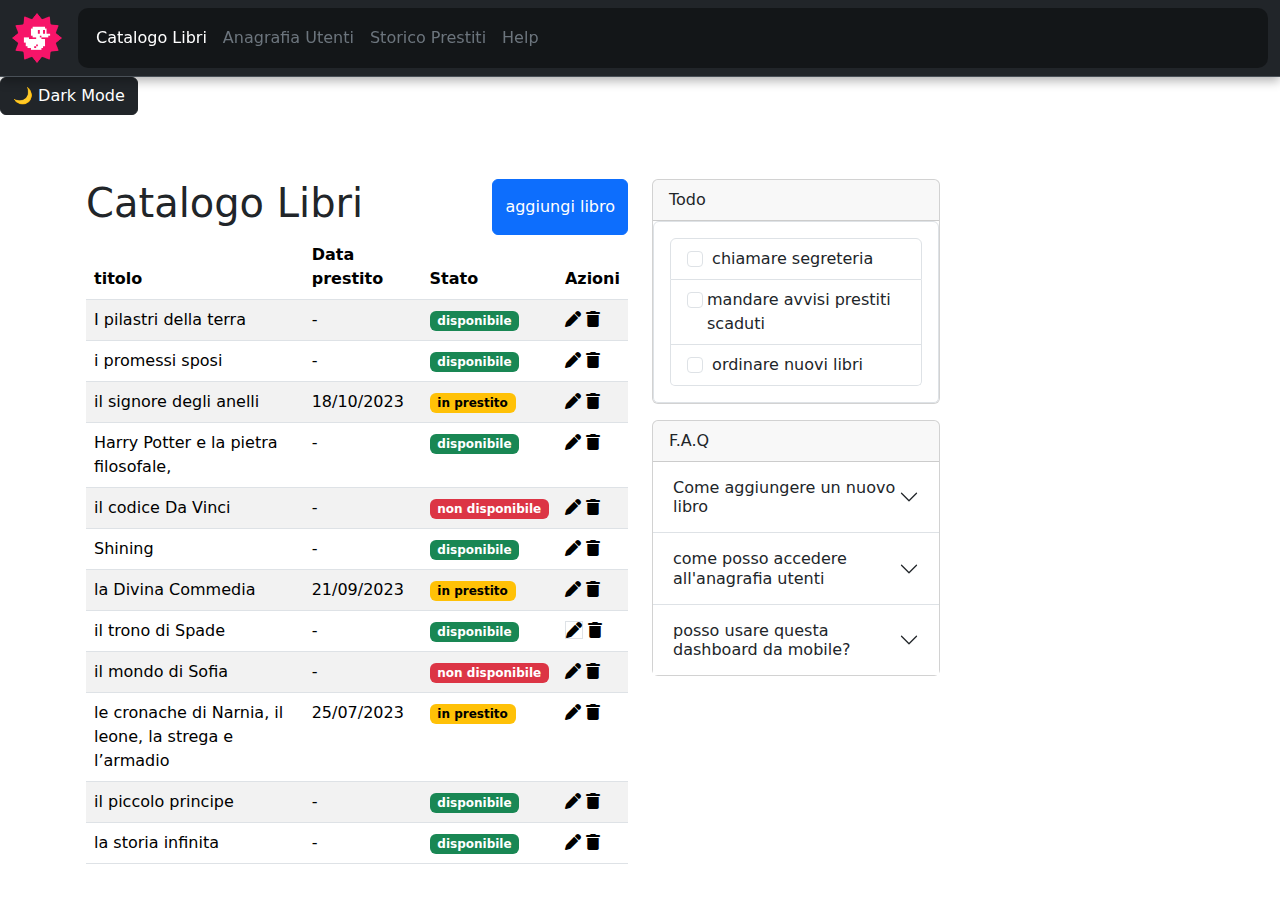
<file: index.html>
<!doctype html>
<html lang="en">

<head>
    <meta charset="utf-8">
    <meta name="viewport" content="width=device-width, initial-scale=1">
    <title> catalogo biblioteca - Bootstrap </title>
    <link rel="stylesheet" href="https://cdnjs.cloudflare.com/ajax/libs/font-awesome/6.7.2/css/all.min.css"
        integrity="sha512-Evv84Mr4kqVGRNSgIGL/F/aIDqQb7xQ2vcrdIwxfjThSH8CSR7PBEakCr51Ck+w+/U6swU2Im1vVX0SVk9ABhg=="
        crossorigin="anonymous" referrerpolicy="no-referrer" />
    <link href="https://cdn.jsdelivr.net/npm/bootstrap@5.3.3/dist/css/bootstrap.min.css" rel="stylesheet"
        integrity="sha384-QWTKZyjpPEjISv5WaRU9OFeRpok6YctnYmDr5pNlyT2bRjXh0JMhjY6hW+ALEwIH" crossorigin="anonymous">
    <link rel="stylesheet" href="style.css">
</head>

<body>

    <header>

        <nav class="navbar navbar-expand-lg bg-dark border-bottom border-body" data-bs-theme="dark">
            <div class="container-fluid">
                <a class="navbar-brand d-inline-block align-text-top" href="index.html"><img src="img/duck.png"
                        class="logo-navbar" alt="Logo" width="50" height="50"></a>

                <button class="navbar-toggler" type="button" data-bs-toggle="collapse" data-bs-target="#navbarNav"
                    aria-controls="navbarNav" aria-expanded="false" aria-label="Toggle navigation">
                    <span class="navbar-toggler-icon"></span>
                </button>

                <div class="collapse navbar-collapse" id="navbarNav">
                    <ul class="navbar-nav me-auto mb-2 mb-lg-0">
                        <li class="nav-item ">
                            <a class="nav-link active text-white" aria-current="page" href="#">Catalogo Libri</a>
                        </li>
                        <li class="nav-item">
                            <a class="nav-link text-secondary" href="#">Anagrafia Utenti</a>
                        </li>
                        <li class="nav-item">
                            <a class="nav-link text-secondary" href="#">Storico Prestiti</a>
                        </li>
                        <li class="nav-item">
                            <a class="nav-link text-secondary">Help</a>
                        </li>
                    </ul>

                </div>
            </div>
        </nav>

        <button id="theme-toggle" class="btn btn-dark">🌙 Dark Mode</button>



    </header>

    <main>

        <div class="container p-3">
            <!-- Content here -->

            <div class="row">

                <div class="col-12 col-lg-6">

                    <div class="d-flex justify-content-between mt-5">
                        <h1>Catalogo Libri</h1>

                        <a class="btn btn-primary d-flex align-items-center" href="add-new-book.html"
                            role="button">aggiungi libro
                        </a>



                    </div>

                    <table class="table table-striped">
                        <thead>
                            <tr>
                                <th scope="col">titolo</th>
                                <th class="d-none d-md-table-cell" scope="col">Data prestito</th>
                                <th scope="col">Stato</th>
                                <th scope="col">Azioni</th>
                            </tr>
                        </thead>
                        <tbody>
                            <tr>
                                <td>I pilastri della terra</td>
                                <td class="d-none d-md-table-cell"> - </td>
                                <td><span class="badge text-bg-success">disponibile</span></td>
                                <td><i class="fa-solid fa-pen"></i>
                                    <i class="fa-solid fa-trash">
                                </td>

                            </tr>
                            <td> i promessi sposi </td>
                            <td class="d-none d-md-table-cell"> - </td>
                            <td><span class="badge text-bg-success">disponibile</span></td>
                            <td><i class="fa-solid fa-pen"></i>
                                <i class="fa-solid fa-trash">
                            </td>
                            </tr>
                            <tr>
                                <td> il signore degli anelli </td>
                                <td class="d-none d-md-table-cell">18/10/2023</td>
                                <td><span class="badge text-bg-warning">in prestito</span></td>
                                <td><i class="fa-solid fa-pen"></i>
                                    <i class="fa-solid fa-trash">
                                </td>
                            </tr>

                            <tr>
                                <td> Harry Potter e la pietra filosofale, </td>
                                <td class="d-none d-md-table-cell">-</td>
                                <td><span class="badge text-bg-success">disponibile</span></td>
                                <td><i class="fa-solid fa-pen"></i>
                                    <i class="fa-solid fa-trash">
                                </td>
                            </tr>

                            <tr>
                                <td> il codice Da Vinci </td>
                                <td class="d-none d-md-table-cell"> - </td>
                                <td><span class="badge text-bg-danger">non disponibile</span></td>
                                <td><i class="fa-solid fa-pen"></i>
                                    <i class="fa-solid fa-trash">
                                </td>
                            </tr>

                            <tr>
                                <td> Shining </td>
                                <td class="d-none d-md-table-cell"> - </td>
                                <td><span class="badge text-bg-success">disponibile</span></td>
                                <td><i class="fa-solid fa-pen"></i>
                                    <i class="fa-solid fa-trash">
                                </td>
                            </tr>


                            <tr>
                                <td> la Divina Commedia </td>
                                <td class="d-none d-md-table-cell">21/09/2023</td>
                                <td><span class="badge text-bg-warning">in prestito</span></td>
                                <td><i class="fa-solid fa-pen"></i>
                                    <i class="fa-solid fa-trash">
                                </td>
                            </tr>


                            <tr>
                                <td> il trono di Spade </td>
                                <td class="d-none d-md-table-cell">-</td>
                                <td><span class="badge text-bg-success">disponibile</span></td>
                                <td><i class="fa-solid fa-pen border"></i>
                                    <i class="fa-solid fa-trash">
                                </td>
                            </tr>

                            <tr>
                                <td> il mondo di Sofia </td>
                                <td class="d-none d-md-table-cell">-</td>
                                <td><span class="badge text-bg-danger">non disponibile</span></td>
                                <td><i class="fa-solid fa-pen"></i>
                                    <i class="fa-solid fa-trash">
                                </td>
                            </tr>

                            <tr>
                                <td> le cronache di Narnia, il leone, la strega e l’armadio </td>
                                <td class="d-none d-md-table-cell">25/07/2023</td>
                                <td><span class="badge text-bg-warning">in prestito</span></td>
                                <td><i class="fa-solid fa-pen"></i>
                                    <i class="fa-solid fa-trash">
                                </td>
                            </tr>

                            <tr>
                                <td> il piccolo principe </td>
                                <td class="d-none d-md-table-cell">-</td>
                                <td><span class="badge text-bg-success">disponibile</span></td>
                                <td><i class="fa-solid fa-pen"></i>
                                    <i class="fa-solid fa-trash">
                                </td>
                            </tr>

                            <tr>
                                <td> la storia infinita </td>
                                <td class="d-none d-md-table-cell">-</td>
                                <td><span class="badge text-bg-success">disponibile</span></td>
                                <td><i class="fa-solid fa-pen"></i>
                                    <i class="fa-solid fa-trash">
                                </td>
                            </tr>
                        </tbody>
                    </table>

                </div>

                <div class="col-12 col-lg-6">

                    <div class="mt-5">

                        <div class="card" style="width: 18rem">
                            <div class="card-header">Todo</div>
                            <ul class="list-group border p-3 w-100">
                                <li class="list-group-item">
                                    <input class="form-check-input me-1" type="checkbox" value="" id="firstCheckbox" />
                                    <label class="form-check-label" for="firstCheckbox">chiamare segreteria</label>
                                </li>
                                <li class="list-group-item d-flex">
                                    <input class="form-check-input me-1" type="checkbox" value="" id="secondCheckbox" />
                                    <label class="form-check-label" for="secondCheckbox">mandare avvisi prestiti
                                        scaduti</label>
                                </li>
                                <li class="list-group-item">
                                    <input class="form-check-input me-1" type="checkbox" value="" id="thirdCheckbox" />
                                    <label class="form-check-label" for="thirdCheckbox">ordinare nuovi libri</label>
                                </li>
                            </ul>
                        </div>



                        <div class="card mt-3" style="width: 18rem">
                            <div class="card-header">F.A.Q</div>
                            <div class="accordion accordion-flush" id="accordionFlushExample">
                                <div class="accordion-item">
                                    <h2 class="accordion-header">
                                        <button class="accordion-button collapsed" type="button"
                                            data-bs-toggle="collapse" data-bs-target="#flush-collapseOne"
                                            aria-expanded="false" aria-controls="flush-collapseOne">
                                            Come aggiungere un nuovo libro
                                    </h2>
                                    <div id="flush-collapseOne" class="accordion-collapse collapse"
                                        data-bs-parent="#accordionFlushExample">
                                        <div class="accordion-body">Placeholder content for this accordion, which is
                                            intended to
                                            demonstrate the <code>.accordion-flush</code> class. This is the first
                                            item's
                                            accordion
                                            body.</div>
                                    </div>
                                </div>
                                <div class="accordion-item">
                                    <h2 class="accordion-header">
                                        <button class="accordion-button collapsed" type="button"
                                            data-bs-toggle="collapse" data-bs-target="#flush-collapseTwo"
                                            aria-expanded="false" aria-controls="flush-collapseTwo">
                                            come posso accedere all'anagrafia utenti
                                        </button>
                                    </h2>
                                    <div id="flush-collapseTwo" class="accordion-collapse collapse"
                                        data-bs-parent="#accordionFlushExample">
                                        <div class="accordion-body">Placeholder content for this accordion, which is
                                            intended to
                                            demonstrate the <code>.accordion-flush</code> class. This is the second
                                            item's
                                            accordion
                                            body. Let's imagine this being filled with some actual content.</div>
                                    </div>
                                </div>
                                <div class="accordion-item">
                                    <h2 class="accordion-header">
                                        <button class="accordion-button collapsed" type="button"
                                            data-bs-toggle="collapse" data-bs-target="#flush-collapseThree"
                                            aria-expanded="false" aria-controls="flush-collapseThree">
                                            posso usare questa dashboard da mobile?
                                        </button>
                                    </h2>
                                    <div id="flush-collapseThree" class="accordion-collapse collapse"
                                        data-bs-parent="#accordionFlushExample">
                                        <div class="accordion-body">Placeholder content for this accordion, which is
                                            intended to
                                            demonstrate the <code>.accordion-flush</code> class. This is the third
                                            item's
                                            accordion
                                            body. Nothing more exciting happening here in terms of content, but just
                                            filling
                                            up
                                            the
                                            space to make it look, at least at first glance, a bit more representative
                                            of
                                            how
                                            this
                                            would look in a real-world application.</div>
                                    </div>
                                </div>
                            </div>

                        </div>

                    </div>





                </div>



            </div>

        </div>






    </main>





    <script src="https://cdn.jsdelivr.net/npm/bootstrap@5.3.3/dist/js/bootstrap.bundle.min.js"
        integrity="sha384-YvpcrYf0tY3lHB60NNkmXc5s9fDVZLESaAA55NDzOxhy9GkcIdslK1eN7N6jIeHz"
        crossorigin="anonymous"></script>


    <script src="script.js"></script>
</body>

</html>
</file>
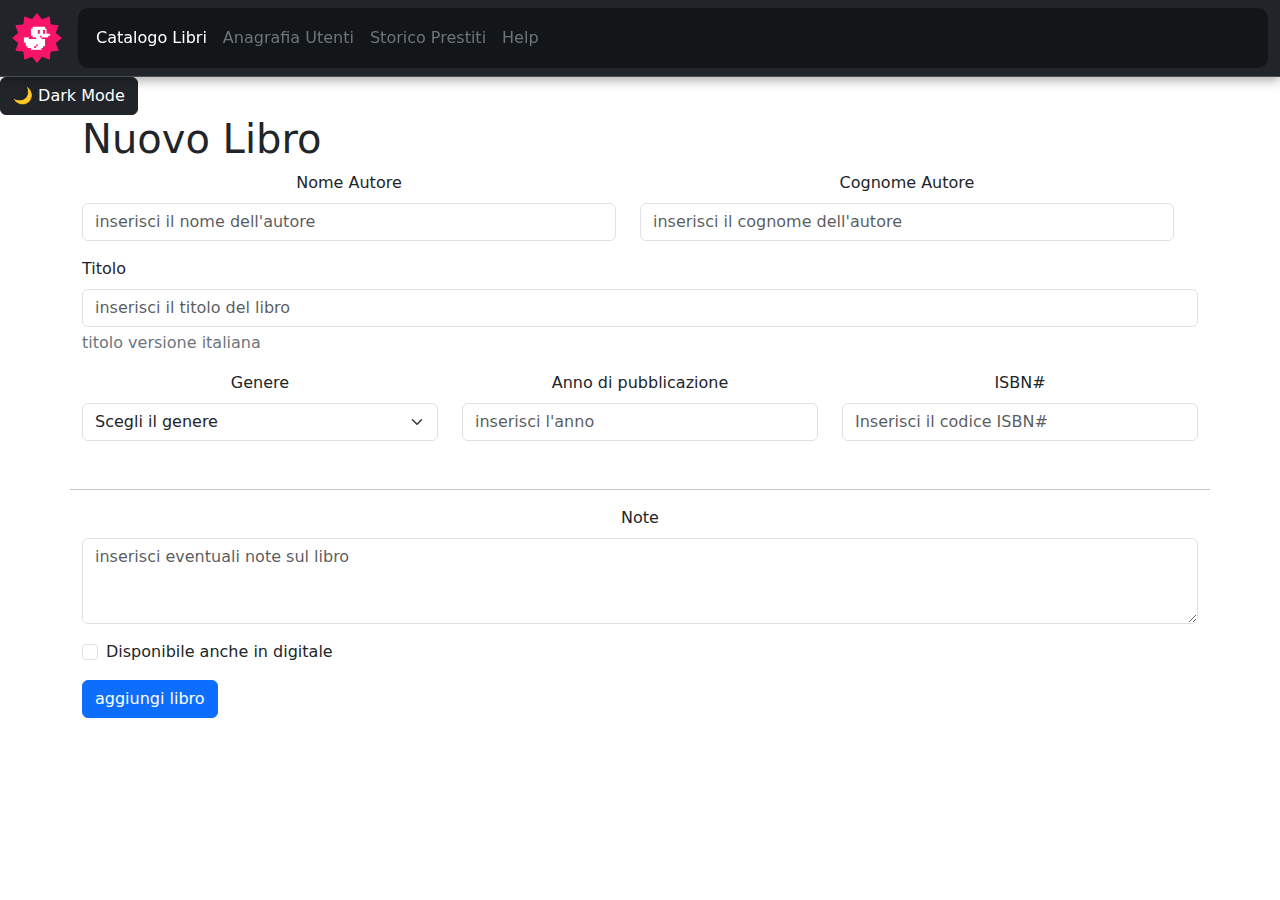
<file: add-new-book.html>
<!doctype html>
<html lang="en">

<head>
    <meta charset="utf-8">
    <meta name="viewport" content="width=device-width, initial-scale=1">
    <title> catalogo biblioteca - Bootstrap </title>
    <link rel="stylesheet" href="https://cdnjs.cloudflare.com/ajax/libs/font-awesome/6.7.2/css/all.min.css"
        integrity="sha512-Evv84Mr4kqVGRNSgIGL/F/aIDqQb7xQ2vcrdIwxfjThSH8CSR7PBEakCr51Ck+w+/U6swU2Im1vVX0SVk9ABhg=="
        crossorigin="anonymous" referrerpolicy="no-referrer" />
    <link href="https://cdn.jsdelivr.net/npm/bootstrap@5.3.3/dist/css/bootstrap.min.css" rel="stylesheet"
        integrity="sha384-QWTKZyjpPEjISv5WaRU9OFeRpok6YctnYmDr5pNlyT2bRjXh0JMhjY6hW+ALEwIH" crossorigin="anonymous">
    <link rel="stylesheet" href="style.css">
</head>

<body>

    <header>


        <nav class="navbar navbar-expand-lg bg-dark border-bottom border-body" data-bs-theme="dark">
            <div class="container-fluid">
                <a class="navbar-brand d-inline-block align-text-top" href="index.html"><img src="img/duck.png"
                        class="logo-navbar" alt="Logo" width="50" height="50"></a>

                <button class="navbar-toggler" type="button" data-bs-toggle="collapse" data-bs-target="#navbarNav"
                    aria-controls="navbarNav" aria-expanded="false" aria-label="Toggle navigation">
                    <span class="navbar-toggler-icon"></span>
                </button>

                <div class="collapse navbar-collapse" id="navbarNav">
                    <ul class="navbar-nav me-auto mb-2 mb-lg-0">
                        <li class="nav-item ">
                            <a class="nav-link active text-white" aria-current="page" href="#">Catalogo Libri</a>
                        </li>
                        <li class="nav-item">
                            <a class="nav-link text-secondary" href="#">Anagrafia Utenti</a>
                        </li>
                        <li class="nav-item">
                            <a class="nav-link text-secondary" href="#">Storico Prestiti</a>
                        </li>
                        <li class="nav-item">
                            <a class="nav-link text-secondary">Help</a>
                        </li>
                    </ul>

                </div>
            </div>
        </nav>

        <button id="theme-toggle" class="btn btn-dark">🌙 Dark Mode</button>




    </header>

    <main>





        <!-- titolo -->

        <div class="container text-center">
            <div class="row align-items-center">
                <div class="d-flex justify-content-start">
                    <h1>Nuovo Libro</h1>
                </div>

                <!-- titolo -->

                <div class="row">

                    <div class="col-6">

                        <!-- nome autore -->
                        <form class="row g-3">
                            <div class="col-md-6 w-100">
                                <label for="inputEmail4" class="form-label">Nome Autore</label>
                                <input type="text" placeholder="inserisci il nome dell'autore" class="form-control"
                                    id="inputEmail4">
                            </div>
                            <!-- nome autore -->
                        </form>
                    </div>

                    <div class="col-6">
                        <!-- cognome autore -->
                        <div class="col-md-6 w-100">
                            <label for="inputPassword4" class="form-label text-start">Cognome Autore</label>
                            <input type="text" placeholder="inserisci il cognome dell'autore" class="form-control"
                                id="inputPassword4">
                        </div>
                        <!-- cognome autore -->

                    </div>

                </div>

                <!-- inserisci titolo  -->
                <div class="col-12">
                    <label for="inputAddress" class="form-label d-flex justify-content-start pt-3">Titolo</label>
                    <input type="text" class="form-control" id="inputAddress"
                        placeholder="inserisci il titolo del libro">
                    <p class="text-start pt-1 text-secondary">titolo versione italiana</p>
                </div>
                <!-- inserisci titolo  -->


                <!--/////////////// terza riga  Genere - Anno di pubblicazione - ISBN /////////////////////////-->


                <!-- selettore genere -->
                <div class="col-md-4">
                    <label for="inputState" class="form-label">Genere</label>
                    <select id="inputState" class="form-select">
                        <option selected>Scegli il genere</option>
                        <option> Fantasy </option>
                        <option> Young Adult </option>
                        <option> Contemporary Romance </option>
                        <option> Thriller </option>
                        <option> Sci-Fi </option>
                        <option> non fiction </option>
                    </select>
                </div>
                <!-- selettore genere -->


                <!-- info box anno di pubblicazione  -->
                <div class="col-md-4">
                    <label for="inputCity" class="form-label">Anno di pubblicazione</label>
                    <input type="text" placeholder="inserisci l'anno" class="form-control" id="inputCity">
                </div>
                <!-- info box anno di pubblicazione  -->

                <!-- info box ISBN  -->
                <div class="col-md-4">
                    <label for="inputZip" class="form-label">ISBN#</label>
                    <input type="text" placeholder="Inserisci il codice ISBN#" class="form-control" id="inputZip">
                </div>
                <!-- info box ISBN  -->


                <!--/////////////// terza riga Genere - Anno di pubblicazione - ISBN /////////////////////////-->

                <hr class="w-60 mt-5">

                <!-- note sul libro -->

                <div class="mb-3">
                    <label for="exampleFormControlTextarea1" class="form-label">Note</label>
                    <textarea class="form-control" placeholder="inserisci eventuali note sul libro"
                        id="exampleFormControlTextarea1" rows="3"></textarea>
                </div>


                <!-- note sul libro -->

                <div class="col-12 d-flex">
                    <div class="form-check">
                        <input class="form-check-input" type="checkbox" id="gridCheck">
                        <label class="form-check-label" for="gridCheck">
                        </label>
                    </div>
                    <p class="text-start"> Disponibile anche in digitale </p>
                </div>


                <div class="col-12 d-flex justify-content-start">
                    <a class="btn btn-primary d-flex align-items-center" href="book-sent.html" role="button">aggiungi
                        libro
                    </a>

                </div>



            </div>
        </div>





    </main>









    <script src="https://cdn.jsdelivr.net/npm/bootstrap@5.3.3/dist/js/bootstrap.bundle.min.js"
        integrity="sha384-YvpcrYf0tY3lHB60NNkmXc5s9fDVZLESaAA55NDzOxhy9GkcIdslK1eN7N6jIeHz"
        crossorigin="anonymous"></script>

    <script src="script.js"></script>
</body>

</html>
</file>
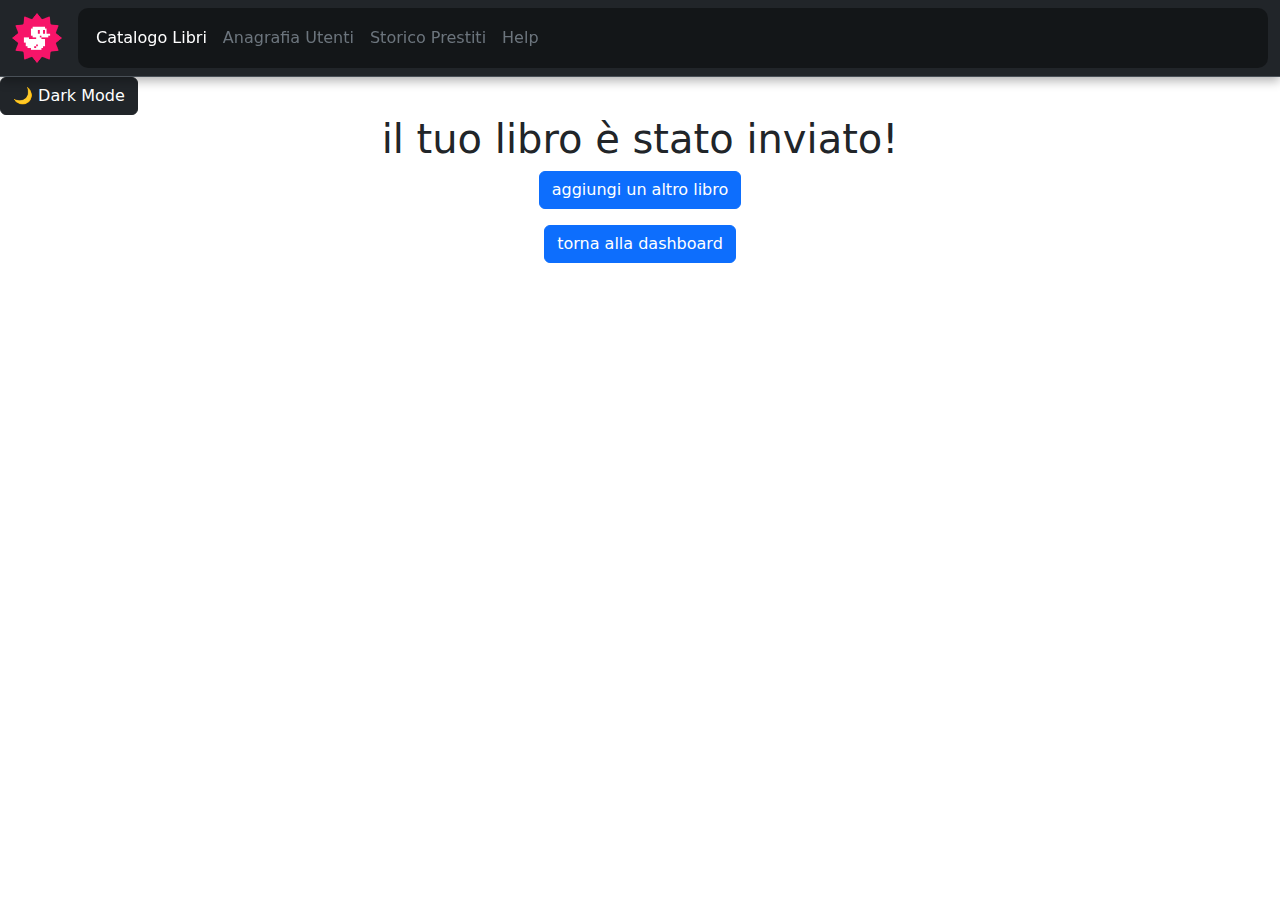
<file: book-sent.html>
<!doctype html>
<html lang="en">

<head>
    <meta charset="utf-8">
    <meta name="viewport" content="width=device-width, initial-scale=1">
    <title> catalogo biblioteca - Bootstrap </title>
    <link rel="stylesheet" href="https://cdnjs.cloudflare.com/ajax/libs/font-awesome/6.7.2/css/all.min.css"
        integrity="sha512-Evv84Mr4kqVGRNSgIGL/F/aIDqQb7xQ2vcrdIwxfjThSH8CSR7PBEakCr51Ck+w+/U6swU2Im1vVX0SVk9ABhg=="
        crossorigin="anonymous" referrerpolicy="no-referrer" />
    <link rel="stylesheet" href="style.css">
    <link href="https://cdn.jsdelivr.net/npm/bootstrap@5.3.3/dist/css/bootstrap.min.css" rel="stylesheet"
        integrity="sha384-QWTKZyjpPEjISv5WaRU9OFeRpok6YctnYmDr5pNlyT2bRjXh0JMhjY6hW+ALEwIH" crossorigin="anonymous">

</head>

<body>

    <header>

        <nav class="navbar navbar-expand-lg bg-dark border-bottom border-body" data-bs-theme="dark">
            <div class="container-fluid">
                <a class="navbar-brand d-inline-block align-text-top" href="index.html"><img src="img/duck.png"
                        class="logo-navbar" alt="Logo" width="50" height="50"></a>

                <button class="navbar-toggler" type="button" data-bs-toggle="collapse" data-bs-target="#navbarNav"
                    aria-controls="navbarNav" aria-expanded="false" aria-label="Toggle navigation">
                    <span class="navbar-toggler-icon"></span>
                </button>

                <div class="collapse navbar-collapse" id="navbarNav">
                    <ul class="navbar-nav me-auto mb-2 mb-lg-0">
                        <li class="nav-item ">
                            <a class="nav-link active text-white" aria-current="page" href="#">Catalogo Libri</a>
                        </li>
                        <li class="nav-item">
                            <a class="nav-link text-secondary" href="#">Anagrafia Utenti</a>
                        </li>
                        <li class="nav-item">
                            <a class="nav-link text-secondary" href="#">Storico Prestiti</a>
                        </li>
                        <li class="nav-item">
                            <a class="nav-link text-secondary">Help</a>
                        </li>
                    </ul>

                </div>
            </div>
        </nav>

        <button id="theme-toggle" class="btn btn-dark">🌙 Dark Mode</button>

    </header>

    <body>


        <main>





            <!-- titolo -->

            <div class="container text-center">
                <div class="d-flex justify-content-center">
                    <h1>il tuo libro è stato inviato!</h1>
                </div>
            </div>

            <div class="col-12 d-flex justify-content-center">
                <a class="btn btn-primary d-flex align-items-center" href="add-new-book.html" role="button">aggiungi un
                    altro libro</a>

            </div>

            <div class="col-12 d-flex justify-content-center mt-3">
                <a class="btn btn-primary d-flex align-items-center" href="index.html" role="button">torna alla
                    dashboard</a>

            </div>


        </main>

        <script src="script.js"></script>

        <script src="https://cdn.jsdelivr.net/npm/bootstrap@5.3.3/dist/js/bootstrap.bundle.min.js"
            integrity="sha384-YvpcrYf0tY3lHB60NNkmXc5s9fDVZLESaAA55NDzOxhy9GkcIdslK1eN7N6jIeHz"
            crossorigin="anonymous"></script>

    </body>
</file>
<file: style.css>
* {
    margin: 0;
    padding: 0;
    box-sizing: border-box;
}

/* Tema Scuro */
.dark-mode {
    background-color: #121212;
    color: white;
}

.dark-mode input,
.dark-mode button {
    background-color: #333;
    color: white;
    border: 1px solid white;
}

.dark-mode #send-task {
    background-color: #222;
}

.dark-mode #send-task:hover {
    background-color: #444;
}


/* Effetto di transizione per la navbar */
.navbar-collapse {
    transition: all 0.4s ease-in-out;
}

/* Effetto di fade-in quando la navbar si espande */
.navbar-collapse.show {
    animation: fadeIn 0.5s ease-in-out;
}

/* Animazione di fade-in */
@keyframes fadeIn {
    from {
        opacity: 0;
        transform: translateY(-10px);
    }

    to {
        opacity: 1;
        transform: translateY(0);
    }
}

/* Effetto di animazione sull'icona del toggle */
.navbar-toggler {
    transition: transform 0.3s ease-in-out;
}

.navbar-toggler:focus {
    transform: rotate(90deg);
}

/* Cambia colore del background quando la navbar è aperta */
.navbar.expanded {
    background-color: rgba(0, 0, 0, 0.8);
    transition: background-color 0.3s ease-in-out;
}

/* Glassmorphism Effect */
.navbar {
    background: rgba(0, 0, 0, 0.6);
    /* Sfondo semi-trasparente */
    backdrop-filter: blur(10px);
    /* Effetto sfocato */
    box-shadow: 0 4px 10px rgba(0, 0, 0, 0.3);
    /* Ombra leggera */
    transition: all 0.4s ease-in-out;
}

/* Quando la navbar è aperta, diventa più visibile */
.navbar.expanded {
    background: rgba(0, 0, 0, 0.85);
    backdrop-filter: blur(15px);
    box-shadow: 0 6px 15px rgba(0, 0, 0, 0.5);
}

/* Effetto glass sui link della navbar */
.navbar-nav .nav-link {
    color: rgba(255, 255, 255, 0.8);
    transition: color 0.3s ease-in-out;
}

.navbar-nav .nav-link:hover {
    color: white;
}

/* Effetto glass sul menu espanso */
.navbar-collapse {
    background: rgba(0, 0, 0, 0.4);
    backdrop-filter: blur(12px);
    padding: 10px;
    border-radius: 10px;
    transition: all 0.4s ease-in-out;
}

/* Bottone Toggle con effetto vetro */
.navbar-toggler {
    background: rgba(255, 255, 255, 0.2);
    border: none;
    padding: 8px;
    border-radius: 5px;
    transition: background 0.3s ease-in-out;
}

.navbar-toggler:hover {
    background: rgba(255, 255, 255, 0.4);
}

/* Animazione di apertura */
.navbar-collapse.show {
    animation: fadeIn 0.5s ease-in-out;
}

@keyframes fadeIn {
    from {
        opacity: 0;
        transform: translateY(-10px);
    }

    to {
        opacity: 1;
        transform: translateY(0);
    }
}
</file>
